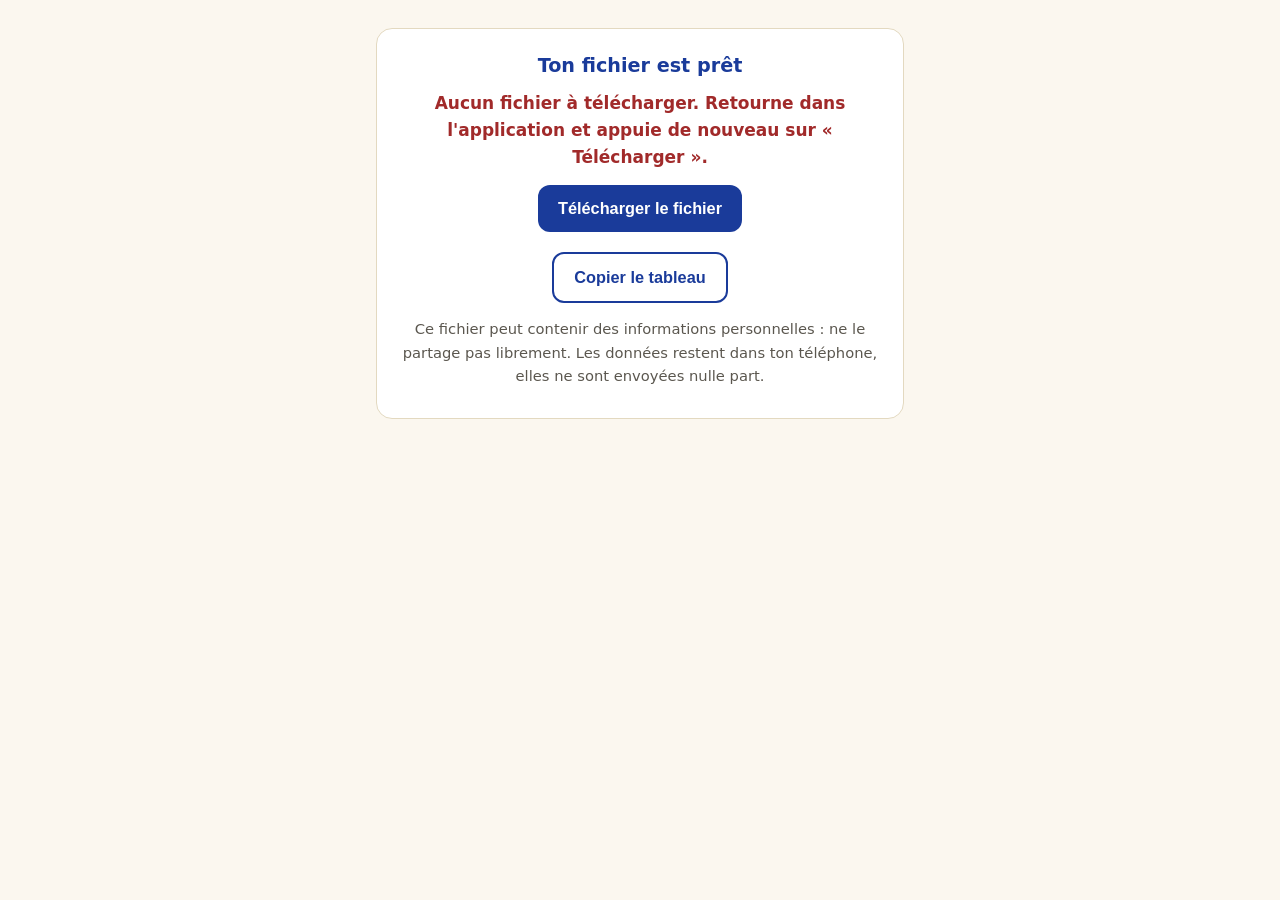
<file: export.html>
<!DOCTYPE html>
<html lang="fr">
<head>
<meta charset="utf-8">
<meta name="viewport" content="width=device-width, initial-scale=1">
<meta name="referrer" content="no-referrer">
<meta name="robots" content="noindex">
<title>Télécharger le fichier · ABBA Parcours</title>
<link rel="icon" href="icon-192.png">
<style>
  :root { --bg:#fbf7ef; --carte:#ffffff; --texte:#2b2a28; --doux:#5b574f; --bleu:#1a3b9a; --trait:#e3d9c0; --ko:#a12a2a; }
  @media (prefers-color-scheme: dark) { :root { --bg:#14161c; --carte:#1d2029; --texte:#ece8de; --doux:#b8b2a3; --bleu:#8fa8ff; --trait:#343846; --ko:#ff8c8c; } }
  * { box-sizing: border-box; }
  body { margin:0; background:var(--bg); color:var(--texte); font:17px/1.6 system-ui, -apple-system, "Segoe UI", Roboto, sans-serif; }
  main { max-width: 560px; margin: 0 auto; padding: 28px 16px; text-align:center; }
  .carte { background:var(--carte); border:1px solid var(--trait); border-radius:16px; padding:22px 18px; }
  h1 { font-size:1.2rem; color:var(--bleu); margin:0 0 8px; }
  p { margin:8px 0; } .doux { color:var(--doux); font-size:.92rem; } .ko { color:var(--ko); font-weight:600; }
  button { padding:14px 20px; font-size:1.02rem; font-weight:700; border:0; border-radius:12px; background:var(--bleu); color:#fff; cursor:pointer; margin:6px 4px; }
  @media (prefers-color-scheme: dark) { button { color:#14161c; } }
  button.second { background:transparent; color:var(--bleu); border:2px solid var(--bleu); }
</style>
</head>
<body>
<main><div class="carte">
  <h1>Ton fichier est prêt</h1>
  <p id="etat" class="doux">Préparation…</p>
  <p><button id="dl" type="button" disabled>Télécharger le fichier</button></p>
  <p><button id="cp" type="button" class="second" disabled>Copier le tableau</button></p>
  <p class="doux">Ce fichier peut contenir des informations personnelles : ne le partage pas librement. Les données restent dans ton téléphone, elles ne sont envoyées nulle part.</p>
</div></main>
<script>
(async function () {
  const $ = (id) => document.getElementById(id);
  const fin = (msg, ko) => { $("etat").textContent = msg; if (ko) $("etat").className = "ko"; };
  try {
    const m = /^#d=(g|p):(.+)$/.exec(location.hash); if (!m) throw new Error("vide");
    const bin = Uint8Array.from(atob(m[2].replace(/-/g, "+").replace(/_/g, "/")), (c) => c.charCodeAt(0));
    let txt;
    if (m[1] === "g") txt = await new Response(new Blob([bin]).stream().pipeThrough(new DecompressionStream("gzip"))).text();
    else txt = new TextDecoder().decode(bin);
    const d = JSON.parse(txt);                                  // { n: nom du fichier, c: contenu du tableau, t: version à copier }
    history.replaceState(null, "", location.pathname);          // on efface les données de l'adresse
    fin("Fichier : " + d.n);
    $("dl").disabled = false; if (d.t) $("cp").disabled = false; else $("cp").style.display = "none";
    $("dl").addEventListener("click", () => {
      const type = /\.json$/i.test(d.n) ? "application/json;charset=utf-8" : "text/csv;charset=utf-8";
      const a = document.createElement("a"); a.href = URL.createObjectURL(new Blob([d.c], { type })); a.download = d.n;
      document.body.appendChild(a); a.click(); setTimeout(() => { URL.revokeObjectURL(a.href); a.remove(); }, 1500);
    });
    $("cp").addEventListener("click", async () => {
      try { await navigator.clipboard.writeText(d.t); $("cp").textContent = "Copié ✓"; } catch (e) { fin("Copie impossible : utilise le téléchargement.", true); }
    });
  } catch (e) { fin("Aucun fichier à télécharger. Retourne dans l'application et appuie de nouveau sur « Télécharger ».", true); }
})();
</script>
</body>
</html>
</file>
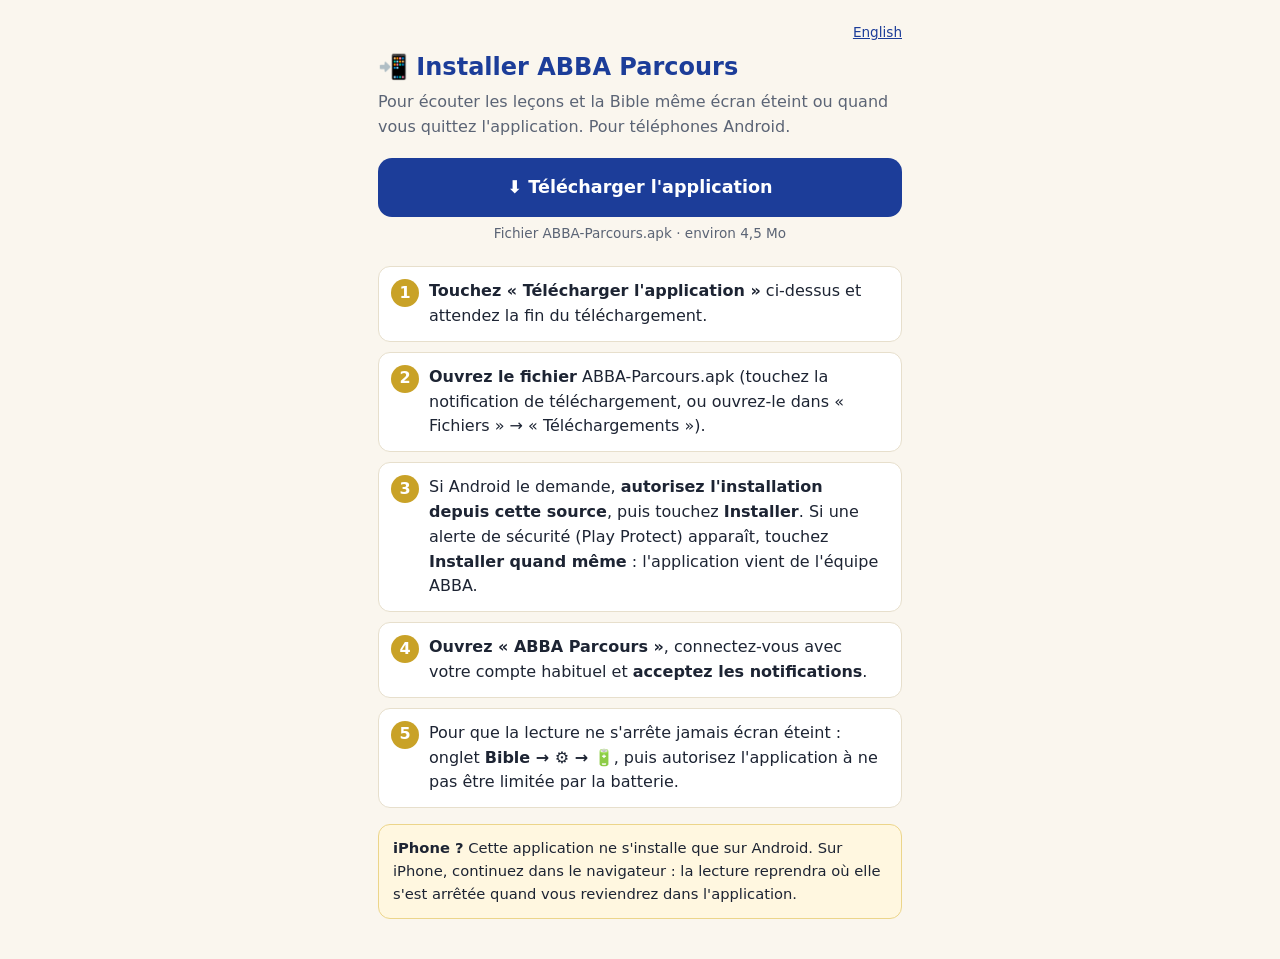
<file: installer.html>
<!doctype html>
<html lang="fr">
<head>
<meta charset="utf-8">
<meta name="viewport" content="width=device-width, initial-scale=1">
<title>Installer ABBA Parcours (Android)</title>
<style>
  :root{--navy:#1c3d99;--gold:#c9a227;--cream:#faf6ee;--ink:#1d2433;--line:#e7dfcc}
  *{box-sizing:border-box}
  body{margin:0;background:var(--cream);color:var(--ink);font-family:system-ui,-apple-system,"Segoe UI",Roboto,sans-serif;line-height:1.55}
  main{max-width:560px;margin:0 auto;padding:22px 18px 40px}
  h1{font-size:1.5rem;margin:0 0 4px;color:var(--navy)}
  .sub{color:#5b6475;margin:0 0 18px}
  .dl{display:block;text-align:center;background:var(--navy);color:#fff;text-decoration:none;font-weight:700;font-size:1.1rem;padding:16px;border-radius:14px;margin:16px 0 6px}
  .meta{text-align:center;font-size:.85rem;color:#5b6475;margin:0 0 22px}
  ol{padding:0;margin:0;list-style:none;counter-reset:s}
  li{counter-increment:s;background:#fff;border:1px solid var(--line);border-radius:12px;padding:12px 14px 12px 50px;margin-bottom:10px;position:relative}
  li::before{content:counter(s);position:absolute;left:12px;top:12px;width:28px;height:28px;border-radius:50%;background:var(--gold);color:#fff;font-weight:700;display:flex;align-items:center;justify-content:center}
  .note{background:#fff7e0;border:1px solid #ecd58a;border-radius:12px;padding:12px 14px;font-size:.92rem;margin-top:16px}
  .lang{text-align:right;font-size:.85rem;margin-bottom:6px}
  .lang a{color:var(--navy)}
  [lang-only]{display:none}
  html[lang="fr"] [lang-only="fr"],html[lang="en"] [lang-only="en"]{display:block}
  html[lang="fr"] li[lang-only="fr"],html[lang="en"] li[lang-only="en"]{display:block}
</style>
</head>
<body>
<main>
  <div class="lang"><a href="#" id="bascule">English</a></div>

  <h1 lang-only="fr">📲 Installer ABBA Parcours</h1>
  <h1 lang-only="en">📲 Install ABBA Parcours</h1>
  <p class="sub" lang-only="fr">Pour écouter les leçons et la Bible même écran éteint ou quand vous quittez l'application. Pour téléphones Android.</p>
  <p class="sub" lang-only="en">To listen to the lessons and the Bible even with the screen off or when you leave the app. For Android phones.</p>

  <a class="dl" href="https://github.com/batisseursbibliques/abba-telechargements/raw/main/ABBA-Parcours.apk" download="ABBA-Parcours.apk">
    <span lang-only="fr">⬇️ Télécharger l'application</span><span lang-only="en">⬇️ Download the app</span>
  </a>
  <p class="meta"><span lang-only="fr">Fichier ABBA-Parcours.apk · environ 4,5 Mo</span><span lang-only="en">File ABBA-Parcours.apk · about 4.5 MB</span></p>

  <ol lang-only="fr">
    <li><b>Touchez « Télécharger l'application »</b> ci-dessus et attendez la fin du téléchargement.</li>
    <li><b>Ouvrez le fichier</b> ABBA-Parcours.apk (touchez la notification de téléchargement, ou ouvrez-le dans « Fichiers » → « Téléchargements »).</li>
    <li>Si Android le demande, <b>autorisez l'installation depuis cette source</b>, puis touchez <b>Installer</b>. Si une alerte de sécurité (Play Protect) apparaît, touchez <b>Installer quand même</b> : l'application vient de l'équipe ABBA.</li>
    <li><b>Ouvrez « ABBA Parcours »</b>, connectez-vous avec votre compte habituel et <b>acceptez les notifications</b>.</li>
    <li>Pour que la lecture ne s'arrête jamais écran éteint : onglet <b>Bible → ⚙️ → 🔋</b>, puis autorisez l'application à ne pas être limitée par la batterie.</li>
  </ol>
  <ol lang-only="en">
    <li><b>Tap “Download the app”</b> above and wait for the download to finish.</li>
    <li><b>Open the file</b> ABBA-Parcours.apk (tap the download notification, or open it in “Files” → “Downloads”).</li>
    <li>If Android asks, <b>allow installation from this source</b>, then tap <b>Install</b>. If a security warning (Play Protect) appears, tap <b>Install anyway</b>: the app comes from the ABBA team.</li>
    <li><b>Open “ABBA Parcours”</b>, sign in with your usual account and <b>allow notifications</b>.</li>
    <li>So that reading never stops with the screen off: <b>Bible tab → ⚙️ → 🔋</b>, then allow the app not to be limited by battery saving.</li>
  </ol>

  <div class="note" lang-only="fr"><b>iPhone ?</b> Cette application ne s'installe que sur Android. Sur iPhone, continuez dans le navigateur : la lecture reprendra où elle s'est arrêtée quand vous reviendrez dans l'application.</div>
  <div class="note" lang-only="en"><b>iPhone?</b> This app only installs on Android. On iPhone, keep using the browser: reading will resume where it stopped when you come back to the app.</div>
</main>
<script>
  (function () {
    var lang = "fr";
    try { lang = new URLSearchParams(location.search).get("lang") || localStorage.getItem("abba_lang") || "fr"; } catch (e) {}
    function appliquer(l) { document.documentElement.lang = l === "en" ? "en" : "fr"; document.getElementById("bascule").textContent = l === "en" ? "Français" : "English"; }
    appliquer(lang === "en" ? "en" : "fr");
    document.getElementById("bascule").addEventListener("click", function (e) { e.preventDefault(); appliquer(document.documentElement.lang === "en" ? "fr" : "en"); });
  })();
</script>
</body>
</html>
</file>
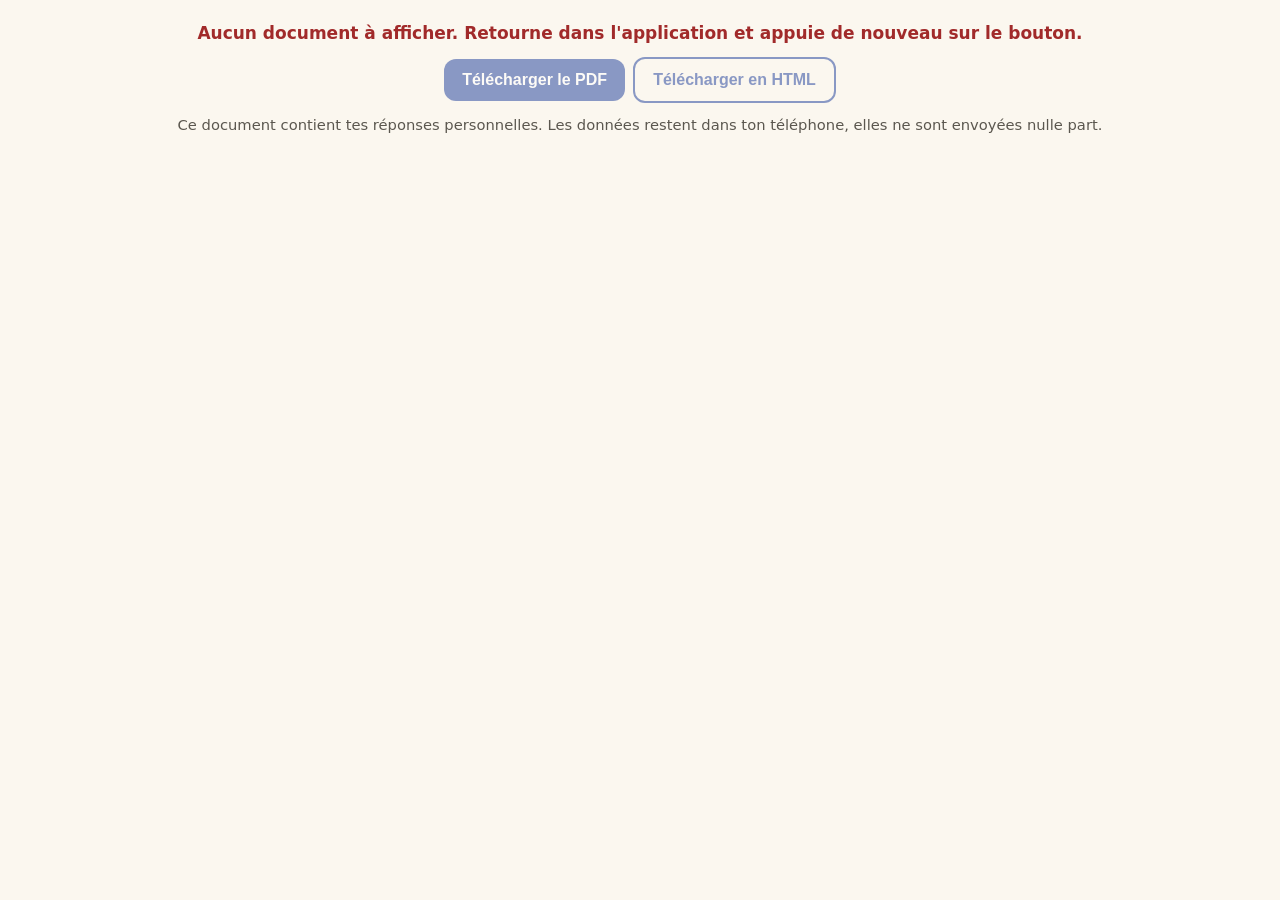
<file: reponses.html>
<!DOCTYPE html>
<html lang="fr">
<head>
<meta charset="utf-8">
<meta name="viewport" content="width=device-width, initial-scale=1">
<meta name="referrer" content="no-referrer">
<meta name="robots" content="noindex">
<title>Mon carnet de réponses · ABBA Parcours</title>
<link rel="icon" href="icon-192.png">
<style>
  :root { --bg:#fbf7ef; --texte:#2b2a28; --doux:#5b574f; --bleu:#1a3b9a; --ko:#a12a2a; }
  @media (prefers-color-scheme: dark) { :root { --bg:#14161c; --texte:#ece8de; --doux:#b8b2a3; --bleu:#8fa8ff; --ko:#ff8c8c; } }
  * { box-sizing: border-box; }
  body { margin:0; background:var(--bg); color:var(--texte); font:17px/1.6 system-ui, -apple-system, "Segoe UI", Roboto, sans-serif; }
  .barre { padding:14px 14px 6px; text-align:center; }
  .barre p { margin:6px 0; } .doux { color:var(--doux); font-size:.92rem; } .ko { color:var(--ko); font-weight:600; }
  button { padding:12px 18px; font-size:1rem; font-weight:700; border:0; border-radius:12px; background:var(--bleu); color:#fff; cursor:pointer; margin:4px; }
  @media (prefers-color-scheme: dark) { button { color:#14161c; } }
  button.second { background:transparent; color:var(--bleu); border:2px solid var(--bleu); }
  button[disabled] { opacity:.5; }
  iframe { display:block; width:100%; border:0; min-height:300px; }
</style>
</head>
<body>
<div class="barre">
  <p id="etat" class="doux">Préparation…</p>
  <p><button id="pdf" type="button" disabled>Télécharger le PDF</button><button id="html" type="button" class="second" disabled>Télécharger en HTML</button></p>
  <p class="doux">Ce document contient tes réponses personnelles. Les données restent dans ton téléphone, elles ne sont envoyées nulle part.</p>
</div>
<!-- Le carnet s'affiche dans un cadre « bac à sable » : même si l'adresse de la page était trafiquée, aucun programme ne peut s'y exécuter. -->
<iframe id="cadre" sandbox="allow-same-origin" title="Mon carnet de réponses"></iframe>
<script type="module">
import { blocsVersPdf, documentComplet } from "./reponses.js";
const $ = (id) => document.getElementById(id);
const fin = (msg, ko) => { $("etat").textContent = msg; $("etat").className = ko ? "ko" : "doux"; };
try {
  const m = /^#d=(g|p):(.+)$/.exec(location.hash); if (!m) throw new Error("vide");
  const bin = Uint8Array.from(atob(m[2].replace(/-/g, "+").replace(/_/g, "/")), (c) => c.charCodeAt(0));
  const txt = m[1] === "g" ? await new Response(new Blob([bin]).stream().pipeThrough(new DecompressionStream("gzip"))).text() : new TextDecoder().decode(bin);
  const d = JSON.parse(txt), carnet = d.carnet;                 // { base: nom du fichier, carnet: blocs du carnet }
  if (!carnet || !Array.isArray(carnet.blocs)) throw new Error("vide");
  history.replaceState(null, "", location.pathname);            // on efface les données de l'adresse
  const cadre = $("cadre"), doc = documentComplet(carnet);
  cadre.addEventListener("load", () => { try { cadre.style.height = cadre.contentDocument.documentElement.scrollHeight + 24 + "px"; } catch (e) {} });
  cadre.srcdoc = doc;
  const enregistrer = (nom, contenu, type) => { const a = document.createElement("a"); a.href = URL.createObjectURL(new Blob([contenu], { type })); a.download = nom; document.body.appendChild(a); a.click(); setTimeout(() => { URL.revokeObjectURL(a.href); a.remove(); }, 1500); };
  fin(carnet.lang === "en" ? "Your notebook is ready." : "Ton carnet est prêt."); $("pdf").disabled = false; $("html").disabled = false;
  $("pdf").addEventListener("click", async () => {
    try {
      if (!globalThis.jspdf) await new Promise((ok, ko) => { const s = document.createElement("script"); s.src = "vendor/jspdf.umd.min.js"; s.onload = ok; s.onerror = ko; document.head.appendChild(s); });
      enregistrer(d.base + ".pdf", blocsVersPdf(carnet, globalThis.jspdf), "application/pdf");
    } catch (e) { fin("Impossible de préparer le PDF pour le moment. Réessaie, ou utilise « Télécharger en HTML ».", true); }
  });
  $("html").addEventListener("click", () => enregistrer(d.base + ".html", doc, "text/html;charset=utf-8"));
} catch (e) { fin("Aucun document à afficher. Retourne dans l'application et appuie de nouveau sur le bouton.", true); }
</script>
</body>
</html>
</file>
